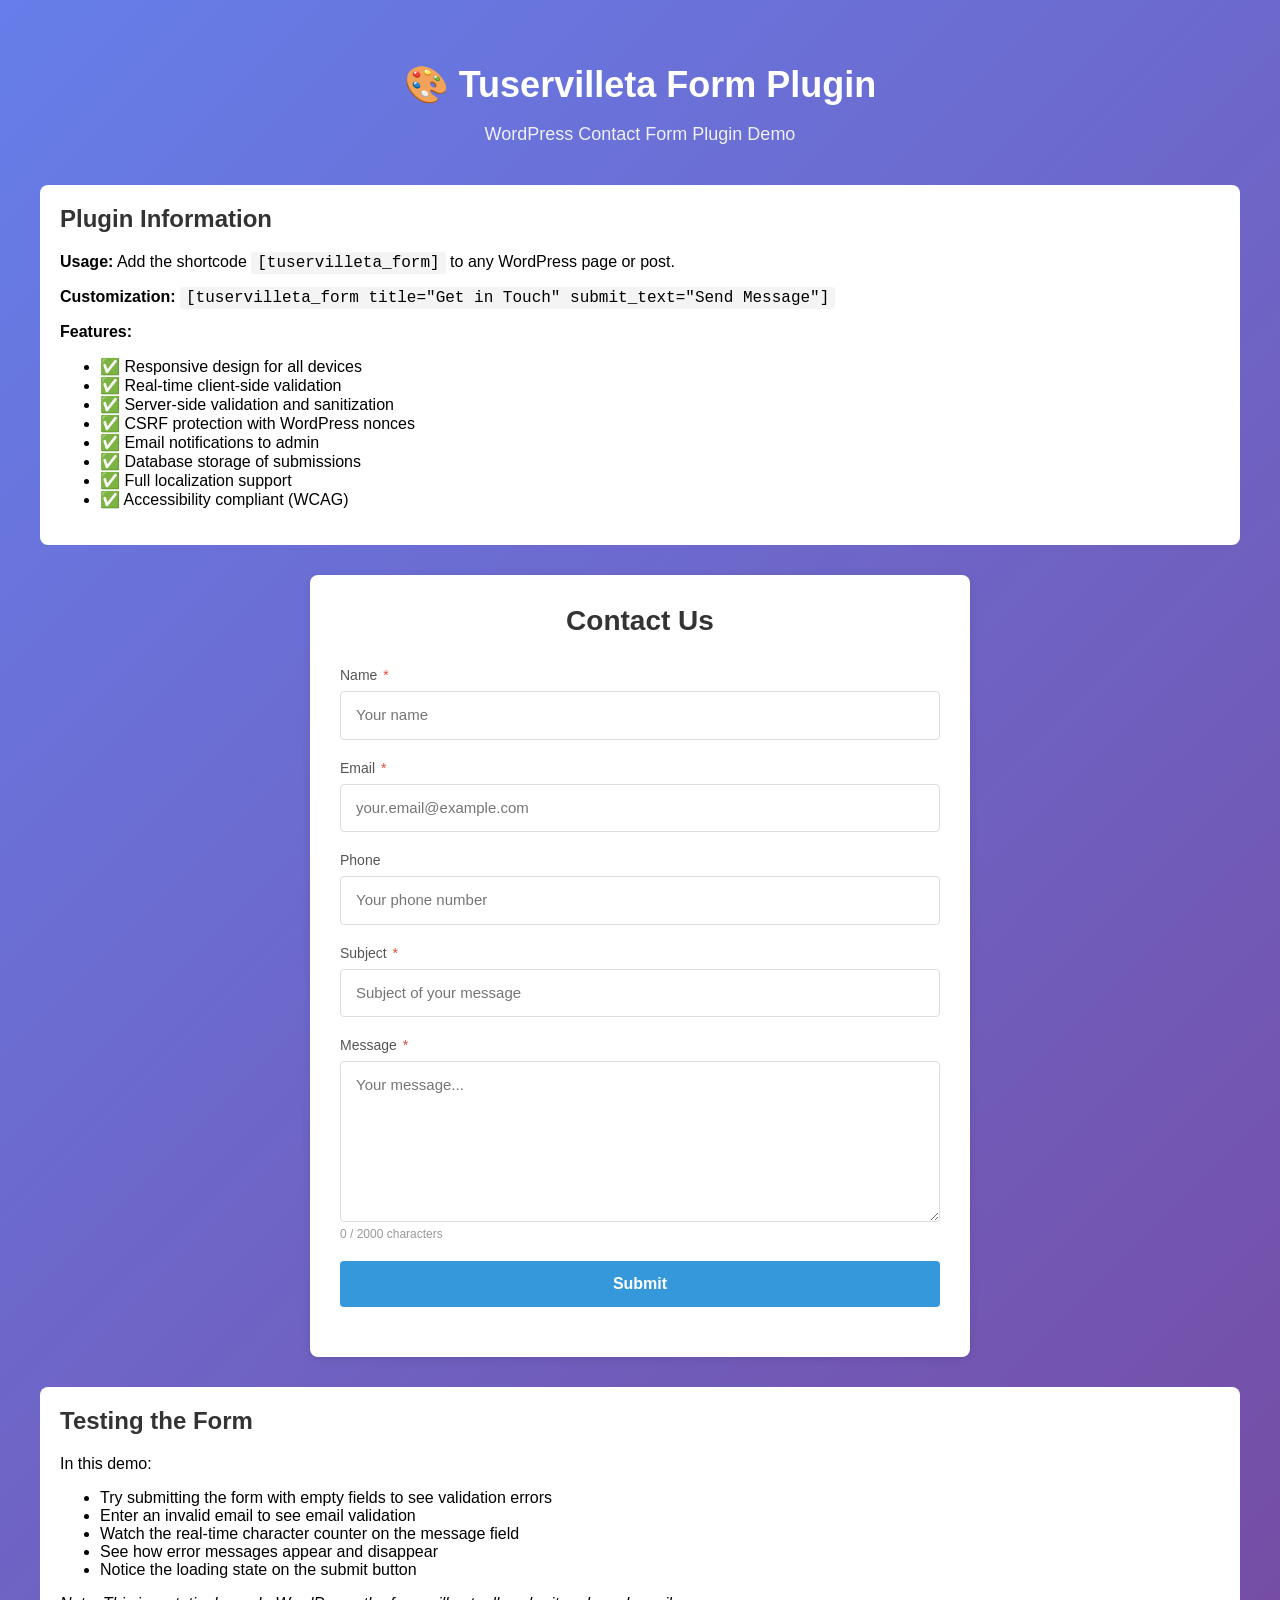
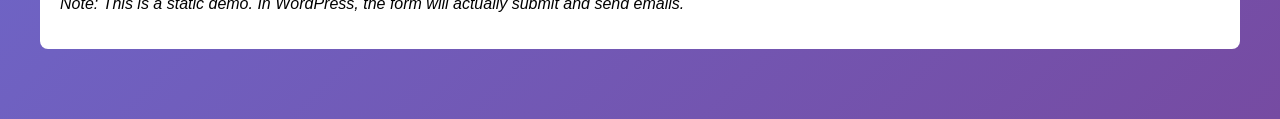
<file: demo.html>
<!DOCTYPE html>
<html lang="en">
<head>
    <meta charset="UTF-8">
    <meta name="viewport" content="width=device-width, initial-scale=1.0">
    <title>Tuservilleta Form Plugin - Demo</title>
    <link rel="stylesheet" href="wp-content/plugins/tuservilleta-form/assets/css/style.css">
    <script src="https://code.jquery.com/jquery-3.6.0.min.js" integrity="sha256-/xUj+3OJU5yExlq6GSYGSHk7tPXikynS7ogEvDej/m4=" crossorigin="anonymous"></script>
    <style>
        body {
            font-family: -apple-system, BlinkMacSystemFont, 'Segoe UI', Roboto, Oxygen, Ubuntu, Cantarell, sans-serif;
            background: linear-gradient(135deg, #667eea 0%, #764ba2 100%);
            padding: 40px 20px;
            margin: 0;
            min-height: 100vh;
        }
        .demo-container {
            max-width: 1200px;
            margin: 0 auto;
        }
        .demo-header {
            text-align: center;
            color: white;
            margin-bottom: 40px;
        }
        .demo-header h1 {
            font-size: 36px;
            margin-bottom: 10px;
        }
        .demo-header p {
            font-size: 18px;
            opacity: 0.9;
        }
        .demo-info {
            background: white;
            padding: 20px;
            border-radius: 8px;
            margin-bottom: 30px;
        }
        .demo-info h2 {
            margin-top: 0;
            color: #333;
        }
        .demo-info code {
            background: #f4f4f4;
            padding: 2px 6px;
            border-radius: 3px;
            font-family: 'Courier New', monospace;
        }
    </style>
</head>
<body>
    <div class="demo-container">
        <div class="demo-header">
            <h1>🎨 Tuservilleta Form Plugin</h1>
            <p>WordPress Contact Form Plugin Demo</p>
        </div>

        <div class="demo-info">
            <h2>Plugin Information</h2>
            <p><strong>Usage:</strong> Add the shortcode <code>[tuservilleta_form]</code> to any WordPress page or post.</p>
            <p><strong>Customization:</strong> <code>[tuservilleta_form title="Get in Touch" submit_text="Send Message"]</code></p>
            <p><strong>Features:</strong></p>
            <ul>
                <li>✅ Responsive design for all devices</li>
                <li>✅ Real-time client-side validation</li>
                <li>✅ Server-side validation and sanitization</li>
                <li>✅ CSRF protection with WordPress nonces</li>
                <li>✅ Email notifications to admin</li>
                <li>✅ Database storage of submissions</li>
                <li>✅ Full localization support</li>
                <li>✅ Accessibility compliant (WCAG)</li>
            </ul>
        </div>

        <!-- Form Demo -->
        <div class="tuservilleta-form-container">
            <form id="tuservilleta-form" class="tuservilleta-form" method="post" action="" novalidate>
                
                <h2 class="tuservilleta-form-title">Contact Us</h2>
                
                <div class="tuservilleta-form-row">
                    <div class="tuservilleta-form-field">
                        <label for="tuservilleta_name">
                            Name <span class="required">*</span>
                        </label>
                        <input 
                            type="text" 
                            id="tuservilleta_name" 
                            name="tuservilleta_name" 
                            class="tuservilleta-input" 
                            required
                            placeholder="Your name"
                        >
                        <span class="tuservilleta-error-message"></span>
                    </div>
                </div>
                
                <div class="tuservilleta-form-row">
                    <div class="tuservilleta-form-field">
                        <label for="tuservilleta_email">
                            Email <span class="required">*</span>
                        </label>
                        <input 
                            type="email" 
                            id="tuservilleta_email" 
                            name="tuservilleta_email" 
                            class="tuservilleta-input" 
                            required
                            placeholder="your.email@example.com"
                        >
                        <span class="tuservilleta-error-message"></span>
                    </div>
                </div>
                
                <div class="tuservilleta-form-row">
                    <div class="tuservilleta-form-field">
                        <label for="tuservilleta_phone">
                            Phone
                        </label>
                        <input 
                            type="tel" 
                            id="tuservilleta_phone" 
                            name="tuservilleta_phone" 
                            class="tuservilleta-input"
                            placeholder="Your phone number"
                        >
                        <span class="tuservilleta-error-message"></span>
                    </div>
                </div>
                
                <div class="tuservilleta-form-row">
                    <div class="tuservilleta-form-field">
                        <label for="tuservilleta_subject">
                            Subject <span class="required">*</span>
                        </label>
                        <input 
                            type="text" 
                            id="tuservilleta_subject" 
                            name="tuservilleta_subject" 
                            class="tuservilleta-input" 
                            required
                            placeholder="Subject of your message"
                        >
                        <span class="tuservilleta-error-message"></span>
                    </div>
                </div>
                
                <div class="tuservilleta-form-row">
                    <div class="tuservilleta-form-field">
                        <label for="tuservilleta_message">
                            Message <span class="required">*</span>
                        </label>
                        <textarea 
                            id="tuservilleta_message" 
                            name="tuservilleta_message" 
                            class="tuservilleta-textarea" 
                            rows="6" 
                            required
                            placeholder="Your message..."
                        ></textarea>
                        <span class="tuservilleta-error-message"></span>
                    </div>
                </div>
                
                <input type="hidden" name="tuservilleta_form_nonce" value="demo_nonce_12345">
                
                <div class="tuservilleta-form-row">
                    <button type="submit" class="tuservilleta-submit-btn">
                        Submit
                    </button>
                </div>
                
            </form>
        </div>

        <div class="demo-info" style="margin-top: 30px;">
            <h2>Testing the Form</h2>
            <p>In this demo:</p>
            <ul>
                <li>Try submitting the form with empty fields to see validation errors</li>
                <li>Enter an invalid email to see email validation</li>
                <li>Watch the real-time character counter on the message field</li>
                <li>See how error messages appear and disappear</li>
                <li>Notice the loading state on the submit button</li>
            </ul>
            <p><em>Note: This is a static demo. In WordPress, the form will actually submit and send emails.</em></p>
        </div>
    </div>

    <script>
        // Mock tuservilletaForm object for demo
        var tuservilletaForm = {
            ajaxurl: '/wp-admin/admin-ajax.php',
            nonce: 'demo_nonce',
            messages: {
                required: 'This field is required.',
                email: 'Please enter a valid email address.',
                phone: 'Please enter a valid phone number.',
                success: 'Form submitted successfully!',
                error: 'An error occurred. Please try again.'
            }
        };
    </script>
    <script src="wp-content/plugins/tuservilleta-form/assets/js/validation.js"></script>
</body>
</html>
</file>
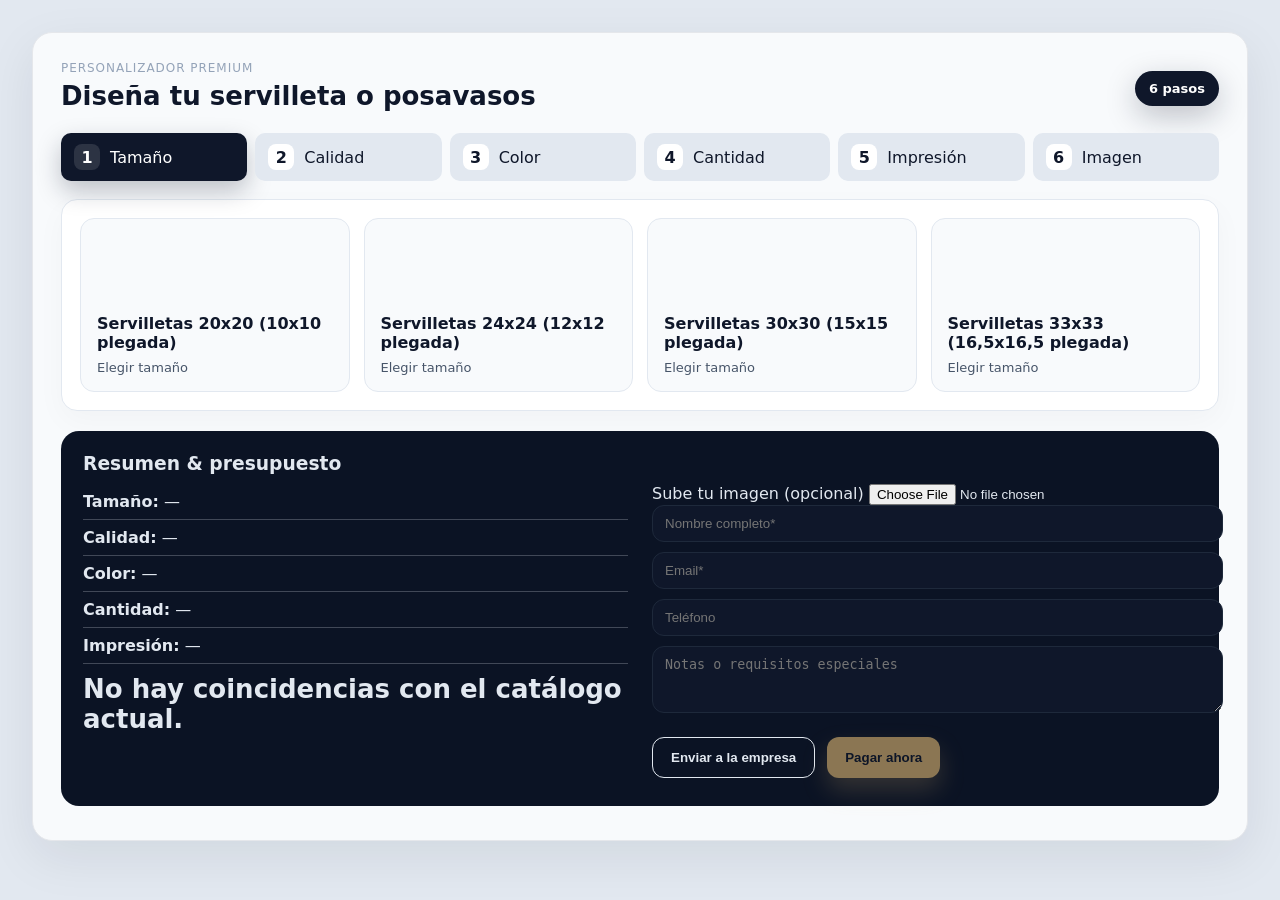
<file: tuservilleta-demo.html>
<!doctype html>
<html lang="es">
<head>
  <meta charset="utf-8" />
  <title>Demo Tu Servilleta</title>
  <link rel="stylesheet" href="/tuservilleta-personalizador/assets/css/customizer.css" />
  <style>body{background:#e2e8f0;padding:24px;}</style>
  <script>
    window.TuservilletaData = {
      catalog: [
        {size:'Servilletas 20x20 (10x10 plegada)', type:'2 Capas', color:'Blanco', quantity:'100', printing:'1 tinta', price:120},
        {size:'Servilletas 24x24 (12x12 plegada)', type:'3 Capas', color:'Negro', quantity:'200', printing:'1 tinta', price:200},
        {size:'Servilletas 30x30 (15x15 plegada)', type:'Doble Punto', color:'Beige', quantity:'300', printing:'Doble cara', price:260},
        {size:'Servilletas 33x33 (16,5x16,5 plegada)', type:'Tisú Seco', color:'Burdeos', quantity:'400', printing:'1 tinta', price:320}
      ],
      settings: {currency:'EUR', accent_color:'#0f172a', paypal_business:'demo@business.com', stripe_link:'', hubspot_portal_id:'', hubspot_form_id:'', step_images:{}},
      ajaxUrl: 'about:blank',
      nonce: 'demo',
      strings: {
        emptyCatalog: 'Sube un catálogo para comenzar a cotizar.',
        priceNotFound: 'No hay coincidencias con el catálogo actual.',
        quoteSent: 'Hemos recibido tu solicitud.',
        quoteError: 'No se pudo enviar. Revisa los campos obligatorios.',
        paymentConfigMissing: 'Configura tu cuenta PayPal/Stripe en el panel de administración.',
        selectOptionsFirst: 'Selecciona todas las opciones para calcular el precio.'
      },
      stepImages: {}
    };
  </script>
</head>
<body>
<div class="tuservilleta-wizard">
  <div class="tuservilleta-header">
    <div>
      <p class="eyebrow">Personalizador premium</p>
      <h2>Diseña tu servilleta o posavasos</h2>
    </div>
    <div class="pill">6 pasos</div>
  </div>
  <div class="tuservilleta-progress" id="tuservilleta-progress"></div>
  <div id="tuservilleta-steps"></div>
  <div class="tuservilleta-summary" id="tuservilleta-summary">
    <h3>Resumen & presupuesto</h3>
    <div class="summary-grid">
      <div>
        <ul id="tuservilleta-selection"></ul>
        <div class="summary-price" id="tuservilleta-price"></div>
      </div>
      <div class="summary-actions">
        <label>Sube tu imagen (opcional)</label>
        <input type="file" id="tuservilleta-image" accept="image/*" />
        <div class="contact-fields">
          <input type="text" id="tuservilleta-name" placeholder="Nombre completo*" />
          <input type="email" id="tuservilleta-email" placeholder="Email*" />
          <input type="tel" id="tuservilleta-phone" placeholder="Teléfono" />
          <textarea id="tuservilleta-notes" rows="3" placeholder="Notas o requisitos especiales"></textarea>
        </div>
        <div class="action-buttons">
          <button class="btn ghost" id="tuservilleta-send">Enviar a la empresa</button>
          <button class="btn primary" id="tuservilleta-pay">Pagar ahora</button>
        </div>
        <form id="tuservilleta-paypal-form" action="https://www.paypal.com/cgi-bin/webscr" method="post" target="_blank" style="display:none;">
          <input type="hidden" name="cmd" value="_xclick" />
          <input type="hidden" name="business" value="demo@business.com" />
          <input type="hidden" name="currency_code" value="EUR" />
          <input type="hidden" name="item_name" id="tuservilleta-item-name" value="Personalización" />
          <input type="hidden" name="amount" id="tuservilleta-amount" value="" />
          <input type="hidden" name="return" value="#" />
        </form>
        <div id="tuservilleta-message" class="muted"></div>
      </div>
    </div>
  </div>
  <div id="tuservilleta-hubspot"></div>
</div>
<script src="/tuservilleta-personalizador/assets/js/customizer.js"></script>
</body>
</html>
</file>
<file: wp-content/plugins/tuservilleta-form/assets/css/style.css>
/**
 * Tuservilleta Form Plugin Styles
 * Responsive and modern form styling
 */

/* Container */
.tuservilleta-form-container {
    max-width: 600px;
    margin: 0 auto;
    padding: 30px;
    background: #ffffff;
    border-radius: 8px;
    box-shadow: 0 2px 10px rgba(0, 0, 0, 0.1);
}

/* Form Title */
.tuservilleta-form-title {
    margin: 0 0 30px;
    font-size: 28px;
    font-weight: 600;
    color: #333;
    text-align: center;
}

/* Form */
.tuservilleta-form {
    width: 100%;
}

/* Form Row */
.tuservilleta-form-row {
    margin-bottom: 20px;
}

/* Form Field */
.tuservilleta-form-field {
    display: flex;
    flex-direction: column;
}

/* Labels */
.tuservilleta-form-field label {
    margin-bottom: 8px;
    font-size: 14px;
    font-weight: 500;
    color: #555;
}

.tuservilleta-form-field label .required {
    color: #e74c3c;
    margin-left: 2px;
}

/* Input Fields */
.tuservilleta-input,
.tuservilleta-textarea {
    width: 100%;
    padding: 12px 15px;
    font-size: 15px;
    line-height: 1.5;
    color: #333;
    background-color: #fff;
    border: 1px solid #ddd;
    border-radius: 4px;
    transition: border-color 0.3s, box-shadow 0.3s;
    box-sizing: border-box;
}

.tuservilleta-input:focus,
.tuservilleta-textarea:focus {
    outline: none;
    border-color: #3498db;
    box-shadow: 0 0 0 3px rgba(52, 152, 219, 0.1);
}

.tuservilleta-textarea {
    resize: vertical;
    min-height: 120px;
    font-family: inherit;
}

/* Input States */
.tuservilleta-input.error,
.tuservilleta-textarea.error {
    border-color: #e74c3c;
}

.tuservilleta-input.error:focus,
.tuservilleta-textarea.error:focus {
    box-shadow: 0 0 0 3px rgba(231, 76, 60, 0.1);
}

.tuservilleta-input.success,
.tuservilleta-textarea.success {
    border-color: #27ae60;
}

/* Error Messages */
.tuservilleta-error-message {
    display: none;
    margin-top: 5px;
    font-size: 13px;
    color: #e74c3c;
}

.tuservilleta-error-message.show {
    display: block;
}

/* Submit Button */
.tuservilleta-submit-btn {
    width: 100%;
    padding: 14px 30px;
    font-size: 16px;
    font-weight: 600;
    color: #fff;
    background-color: #3498db;
    border: none;
    border-radius: 4px;
    cursor: pointer;
    transition: background-color 0.3s, transform 0.1s;
}

.tuservilleta-submit-btn:hover {
    background-color: #2980b9;
}

.tuservilleta-submit-btn:active {
    transform: scale(0.98);
}

.tuservilleta-submit-btn:disabled {
    background-color: #95a5a6;
    cursor: not-allowed;
}

/* Loading State */
.tuservilleta-submit-btn.loading {
    position: relative;
    color: transparent;
}

.tuservilleta-submit-btn.loading::after {
    content: '';
    position: absolute;
    top: 50%;
    left: 50%;
    width: 20px;
    height: 20px;
    margin: -10px 0 0 -10px;
    border: 3px solid rgba(255, 255, 255, 0.3);
    border-top-color: #fff;
    border-radius: 50%;
    animation: tuservilleta-spin 0.6s linear infinite;
}

@keyframes tuservilleta-spin {
    to {
        transform: rotate(360deg);
    }
}

/* Success/Error Messages */
.tuservilleta-form-message {
    padding: 15px 20px;
    margin-bottom: 20px;
    border-radius: 4px;
    font-size: 15px;
}

.tuservilleta-form-success {
    color: #27ae60;
    background-color: #d5f4e6;
    border: 1px solid #27ae60;
}

.tuservilleta-form-error {
    color: #e74c3c;
    background-color: #fadbd8;
    border: 1px solid #e74c3c;
}

/* Responsive Design */
@media (max-width: 768px) {
    .tuservilleta-form-container {
        padding: 20px;
        margin: 0 15px;
    }
    
    .tuservilleta-form-title {
        font-size: 24px;
        margin-bottom: 20px;
    }
    
    .tuservilleta-input,
    .tuservilleta-textarea {
        font-size: 16px; /* Prevents zoom on iOS */
    }
}

@media (max-width: 480px) {
    .tuservilleta-form-container {
        padding: 15px;
    }
    
    .tuservilleta-form-title {
        font-size: 20px;
    }
    
    .tuservilleta-form-row {
        margin-bottom: 15px;
    }
    
    .tuservilleta-submit-btn {
        padding: 12px 24px;
        font-size: 15px;
    }
}

/* Accessibility Improvements */
.tuservilleta-input:focus-visible,
.tuservilleta-textarea:focus-visible,
.tuservilleta-submit-btn:focus-visible {
    outline: 2px solid #3498db;
    outline-offset: 2px;
}

/* Dark Mode Support (Optional) */
@media (prefers-color-scheme: dark) {
    .tuservilleta-form-container {
        background: #2c3e50;
        color: #ecf0f1;
    }
    
    .tuservilleta-form-title {
        color: #ecf0f1;
    }
    
    .tuservilleta-form-field label {
        color: #bdc3c7;
    }
    
    .tuservilleta-input,
    .tuservilleta-textarea {
        background-color: #34495e;
        border-color: #4a5f7f;
        color: #ecf0f1;
    }
    
    .tuservilleta-input:focus,
    .tuservilleta-textarea:focus {
        border-color: #3498db;
    }
}
</file>
<file: tuservilleta-personalizador/assets/css/customizer.css>
.tuservilleta-wizard{font-family:"Inter",system-ui,-apple-system,sans-serif;color:#0f172a;background:#f8fafc;border:1px solid #e5e7eb;border-radius:20px;padding:28px 28px 34px;box-shadow:0 16px 50px rgba(12,23,42,0.08);}
.tuservilleta-header{display:flex;justify-content:space-between;gap:20px;align-items:flex-start;margin-bottom:18px;}
.tuservilleta-header h2{margin:6px 0 4px;font-size:26px;}
.tuservilleta-header .sub{color:#475569;margin:0;}
.tuservilleta-header .eyebrow{letter-spacing:.08em;text-transform:uppercase;font-size:12px;margin:0;color:#94a3b8;}
.tuservilleta-header .pill{background:#0f172a;color:#fff;border-radius:999px;padding:10px 14px;font-weight:600;font-size:13px;align-self:center;box-shadow:0 10px 30px rgba(15,23,42,.25);}

.tuservilleta-progress{display:grid;grid-template-columns:repeat(6,1fr);gap:8px;margin:12px 0 18px;}
.tuservilleta-progress .step{background:#e2e8f0;border-radius:10px;padding:10px 12px;display:flex;align-items:center;gap:10px;cursor:pointer;transition:all .18s ease;border:1px solid transparent;}
.tuservilleta-progress .step.active{background:#0f172a;color:#fff;box-shadow:0 10px 25px rgba(15,23,42,.25);}
.tuservilleta-progress .step.completed{border-color:#0f172a;color:#0f172a;background:#fff;}
.tuservilleta-progress .badge{width:26px;height:26px;border-radius:8px;background:#fff;color:#0f172a;display:flex;align-items:center;justify-content:center;font-weight:700;}
.tuservilleta-progress .step.active .badge{background:rgba(255,255,255,.12);color:#fff;}

#tuservilleta-steps{background:#fff;border:1px solid #e2e8f0;border-radius:16px;padding:18px;box-shadow:0 10px 30px rgba(0,0,0,.03);}
.tuservilleta-grid{display:grid;grid-template-columns:repeat(auto-fit,minmax(170px,1fr));gap:14px;}
.tuservilleta-card{border:1px solid #e2e8f0;border-radius:14px;padding:16px;background:#f8fafc;cursor:pointer;transition:all .18s ease;min-height:140px;display:flex;flex-direction:column;justify-content:flex-end;position:relative;overflow:hidden;}
.tuservilleta-card .thumb{position:absolute;inset:0;opacity:0.18;background-size:cover;background-position:center;}
.tuservilleta-card .content{position:relative;z-index:2;}
.tuservilleta-card:hover{transform:translateY(-2px);box-shadow:0 16px 30px rgba(12,23,42,.08);}
.tuservilleta-card .title{font-weight:700;margin-bottom:8px;}
.tuservilleta-card .caption{color:#475569;font-size:13px;margin:0;}
.tuservilleta-card.selected{border-color:#0f172a;background:#0f172a;color:#fff;box-shadow:0 16px 30px rgba(15,23,42,.18);}

.tuservilleta-summary{margin-top:20px;background:#0b1324;color:#e2e8f0;padding:22px;border-radius:18px;}
.tuservilleta-summary h3{margin:0 0 10px;}
.summary-grid{display:grid;grid-template-columns:repeat(auto-fit,minmax(280px,1fr));gap:24px;align-items:start;}
#tuservilleta-selection{list-style:none;padding:0;margin:0;}
#tuservilleta-selection li{padding:8px 0;border-bottom:1px solid rgba(226,232,240,.25);}
.summary-price{font-size:26px;font-weight:800;margin-top:10px;}
.price-breakdown{display:grid;gap:6px;font-size:16px;font-weight:600;}
.price-breakdown .row{display:flex;justify-content:space-between;gap:12px;}
.price-breakdown .row span{color:#cbd5e1;font-weight:500;}
.price-breakdown .total{border-top:1px solid rgba(226,232,240,.25);padding-top:8px;}
.contact-fields input,.contact-fields textarea{width:100%;padding:10px 12px;margin-bottom:10px;border:1px solid #1e293b;border-radius:12px;background:#0f172a;color:#e2e8f0;}
.contact-fields input:focus,.contact-fields textarea:focus{outline:2px solid #94a3b8;}
.action-buttons{display:flex;gap:12px;flex-wrap:wrap;margin-top:10px;}
.btn{border:none;border-radius:12px;padding:12px 18px;font-weight:700;cursor:pointer;transition:all .18s ease;}
.btn.primary{background:#e0b973;color:#0f172a;box-shadow:0 12px 24px rgba(224,185,115,.32);}
.btn.primary:disabled{opacity:.6;cursor:not-allowed;}
.btn.ghost{background:transparent;border:1px solid #e2e8f0;color:#e2e8f0;}
.btn:hover{transform:translateY(-1px);}
.muted{color:#cbd5e1;font-size:13px;margin-top:6px;}

@media (max-width:820px){
	.tuservilleta-header{flex-direction:column;}
	.tuservilleta-progress{grid-template-columns:repeat(auto-fit,minmax(130px,1fr));}
}
</file>
